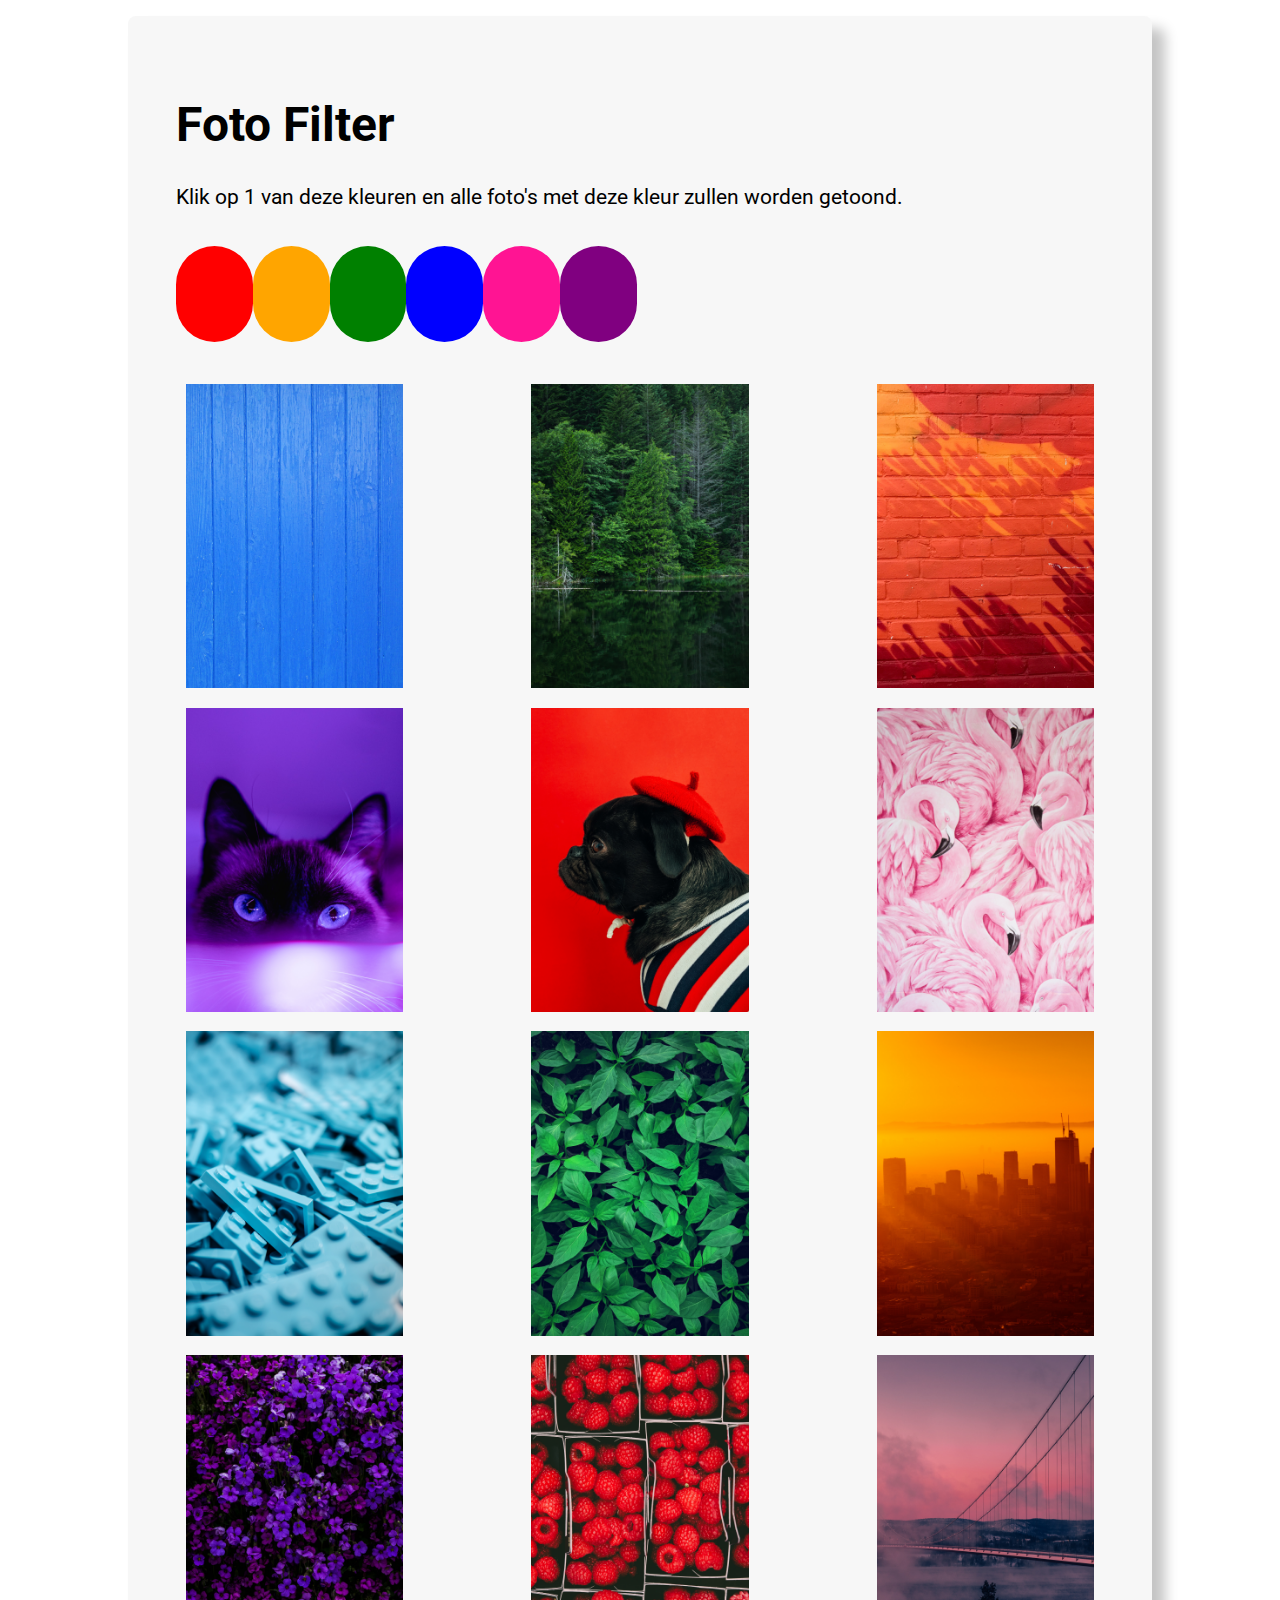
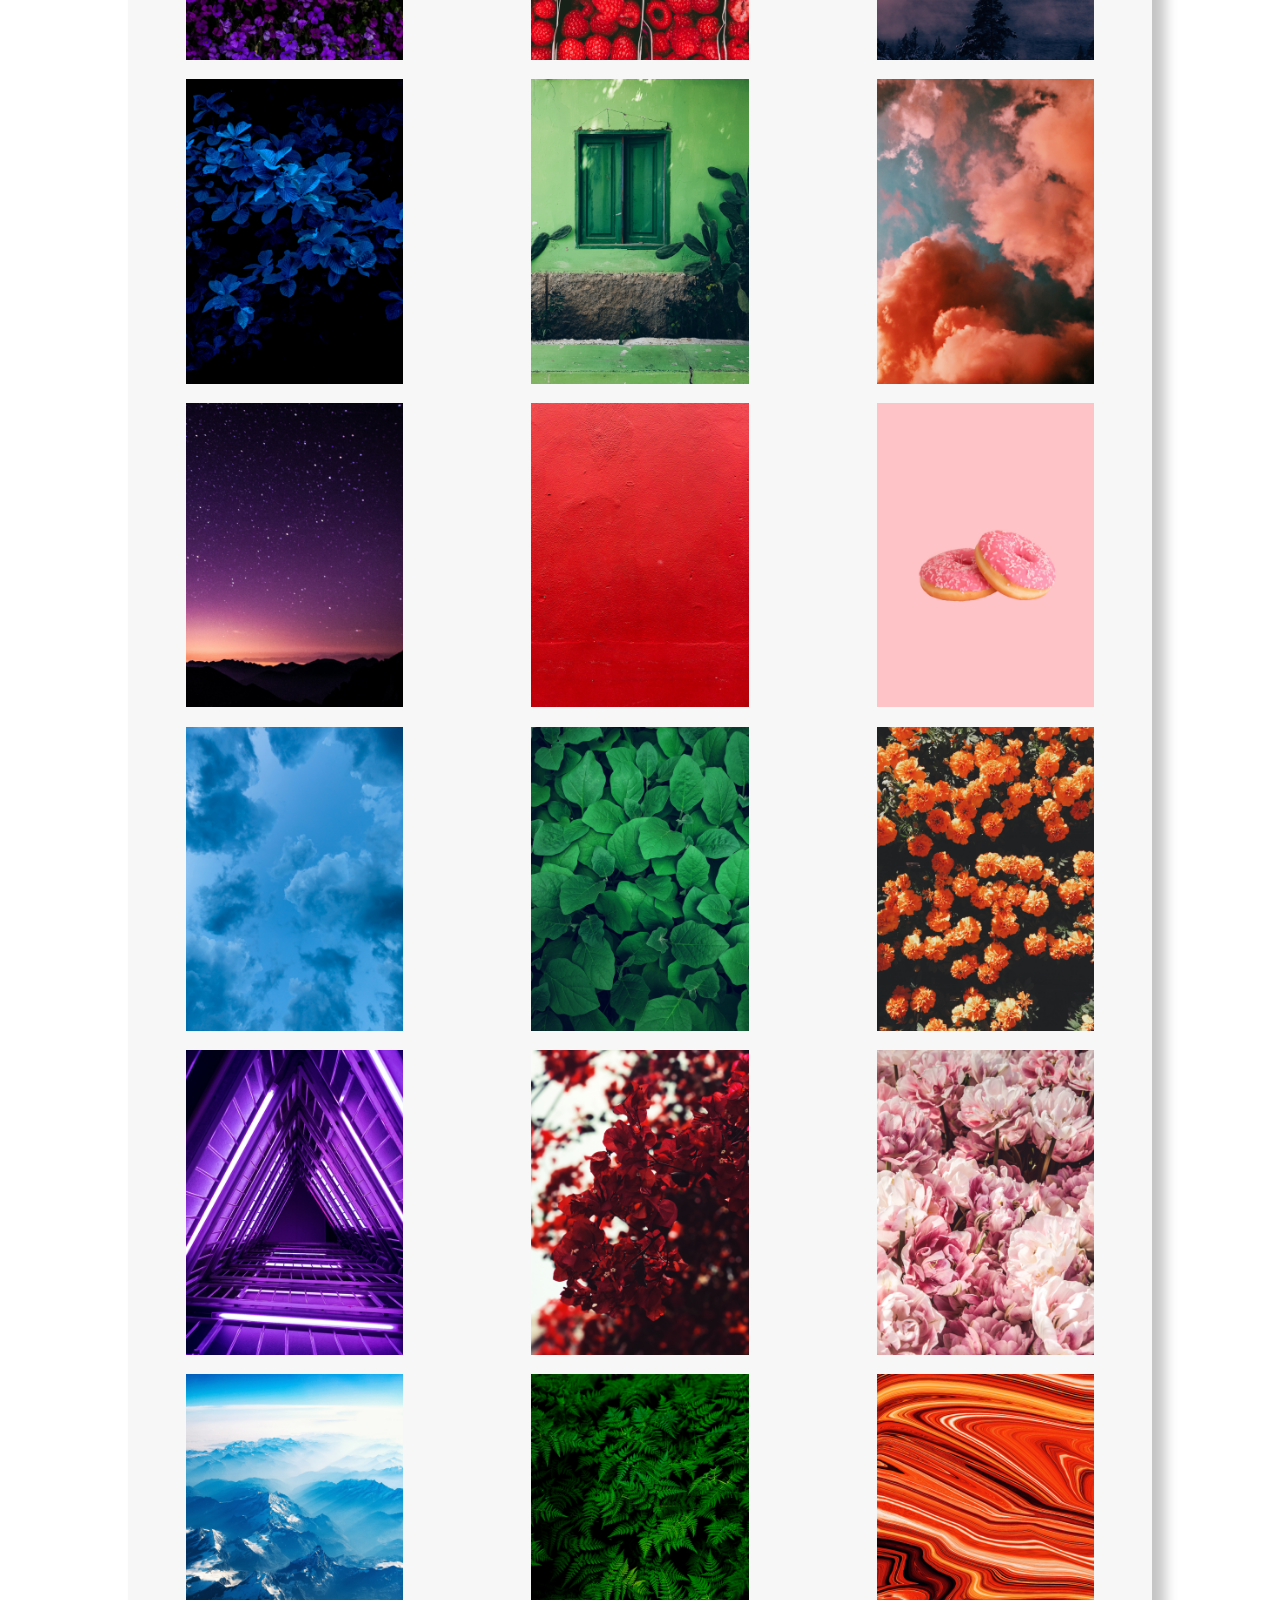
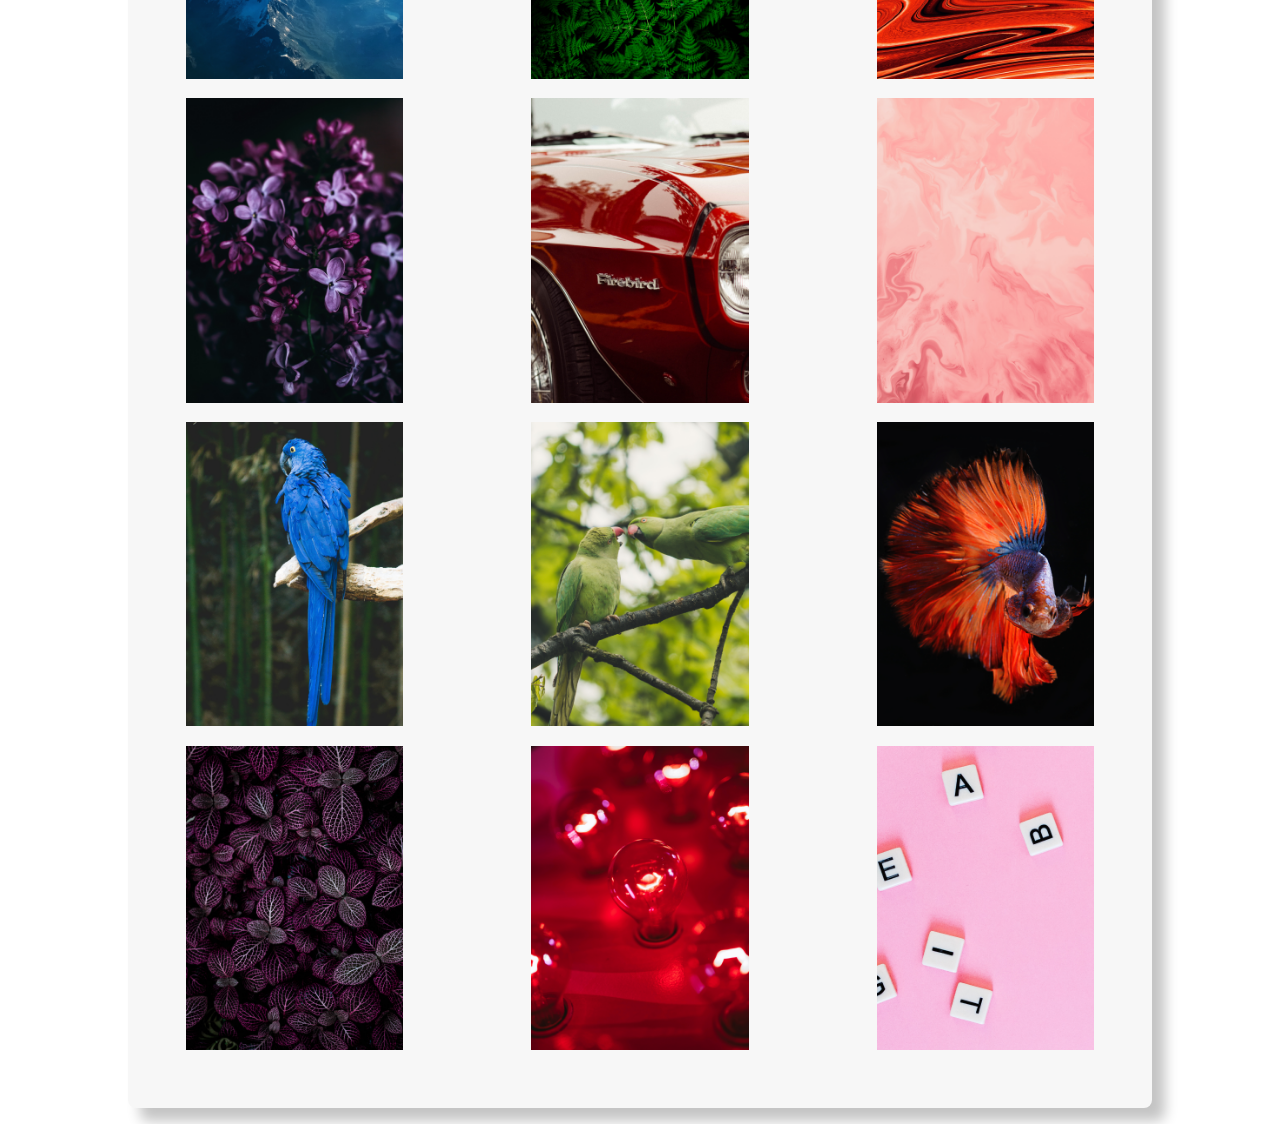
<file: opdracht1/index.html>
<!DOCTYPE html>
<html lang="nl">

<head>
    <meta charset="utf-8">
    <meta name="viewport" content="width=device-width, initial-scale=1">
    <title>Frontend voor Designers - Opdracht 1</title>
    <link rel="stylesheet" href="css/styles.css">
    <link href="https://fonts.googleapis.com/css2?family=Roboto:wght@300;900&display=swap" rel="stylesheet">
</head>

<body>
    <main>
        <h1>Foto Filter</h1>
        <p>Klik op 1 van deze kleuren en alle foto's met deze kleur zullen worden getoond.</p>

        <section>
            <button type="button" id="knoprood"></button>
            <button type="button" id="knoporanje"></button>
            <button type="button" id="knopgroen"></button>
            <button type="button" id="knopblauw"></button>
            <button type="button" id="knoproze"></button>
            <button type="button" id="knoppaars"></button>
        </section>


        <section>
            <img src="img/img_blauw/blauw_1.png" alt="" class="blauw1">
            <img src="img/img_groen/groen_1.png" alt="" class="groen1">
            <img src="img/img_oranje/oranje_1.png" alt="" class="oranje1">
            <img src="img/img_paars/paars_1.png" alt="" class="paars1">
            <img src="img/img_rood/rood_1.png" alt="" class="rood1">
            <img src="img/img_roze/roze_1.png" alt="" class="roze1">

            <img src="img/img_blauw/blauw_2.png" alt="" class="blauw2">
            <img src="img/img_groen/groen_2.png" alt="" class="groen2">
            <img src="img/img_oranje/oranje_2.png" alt="" class="oranje2">
            <img src="img/img_paars/paars_2.png" alt="" class="paars2">
            <img src="img/img_rood/rood_2.png" alt="" class="rood2">
            <img src="img/img_roze/roze_2.png" alt="" class="roze2">

            <img src="img/img_blauw/blauw_3.png" alt="" class="blauw3">
            <img src="img/img_groen/groen_3.png" alt="" class="groen3">
            <img src="img/img_oranje/oranje_3.png" alt="" class="oranje3">
            <img src="img/img_paars/paars_3.png" alt="" class="paars3">
            <img src="img/img_rood/rood_3.png" alt="" class="rood3">
            <img src="img/img_roze/roze_3.png" alt="" class="roze3">

            <img src="img/img_blauw/blauw_4.png" alt="" class="blauw4">
            <img src="img/img_groen/groen_4.png" alt="" class="groen4">
            <img src="img/img_oranje/oranje_4.png" alt="" class="oranje4">
            <img src="img/img_paars/paars_4.png" alt="" class="paars4">
            <img src="img/img_rood/rood_4.png" alt="" class="rood4">
            <img src="img/img_roze/roze_4.png" alt="" class="roze4">

            <img src="img/img_blauw/blauw_5.png" alt="" class="blauw5">
            <img src="img/img_groen/groen_5.png" alt="" class="groen5">
            <img src="img/img_oranje/oranje_5.png" alt="" class="oranje5">
            <img src="img/img_paars/paars_5.png" alt="" class="paars5">
            <img src="img/img_rood/rood_5.png" alt="" class="rood5">
            <img src="img/img_roze/roze_5.png" alt="" class="roze5">

            <img src="img/img_blauw/blauw_6.png" alt="" class="blauw6">
            <img src="img/img_groen/groen_6.png" alt="" class="groen6">
            <img src="img/img_oranje/oranje_6.png" alt="" class="oranje6">
            <img src="img/img_paars/paars_6.png" alt="" class="paars6">
            <img src="img/img_rood/rood_6.png" alt="" class="rood6">
            <img src="img/img_roze/roze_6.png" alt="" class="roze6">
        </section>

    </main>

    <script src="js/script.js" type="text/javascript"></script>
</body>

</html>
</file>
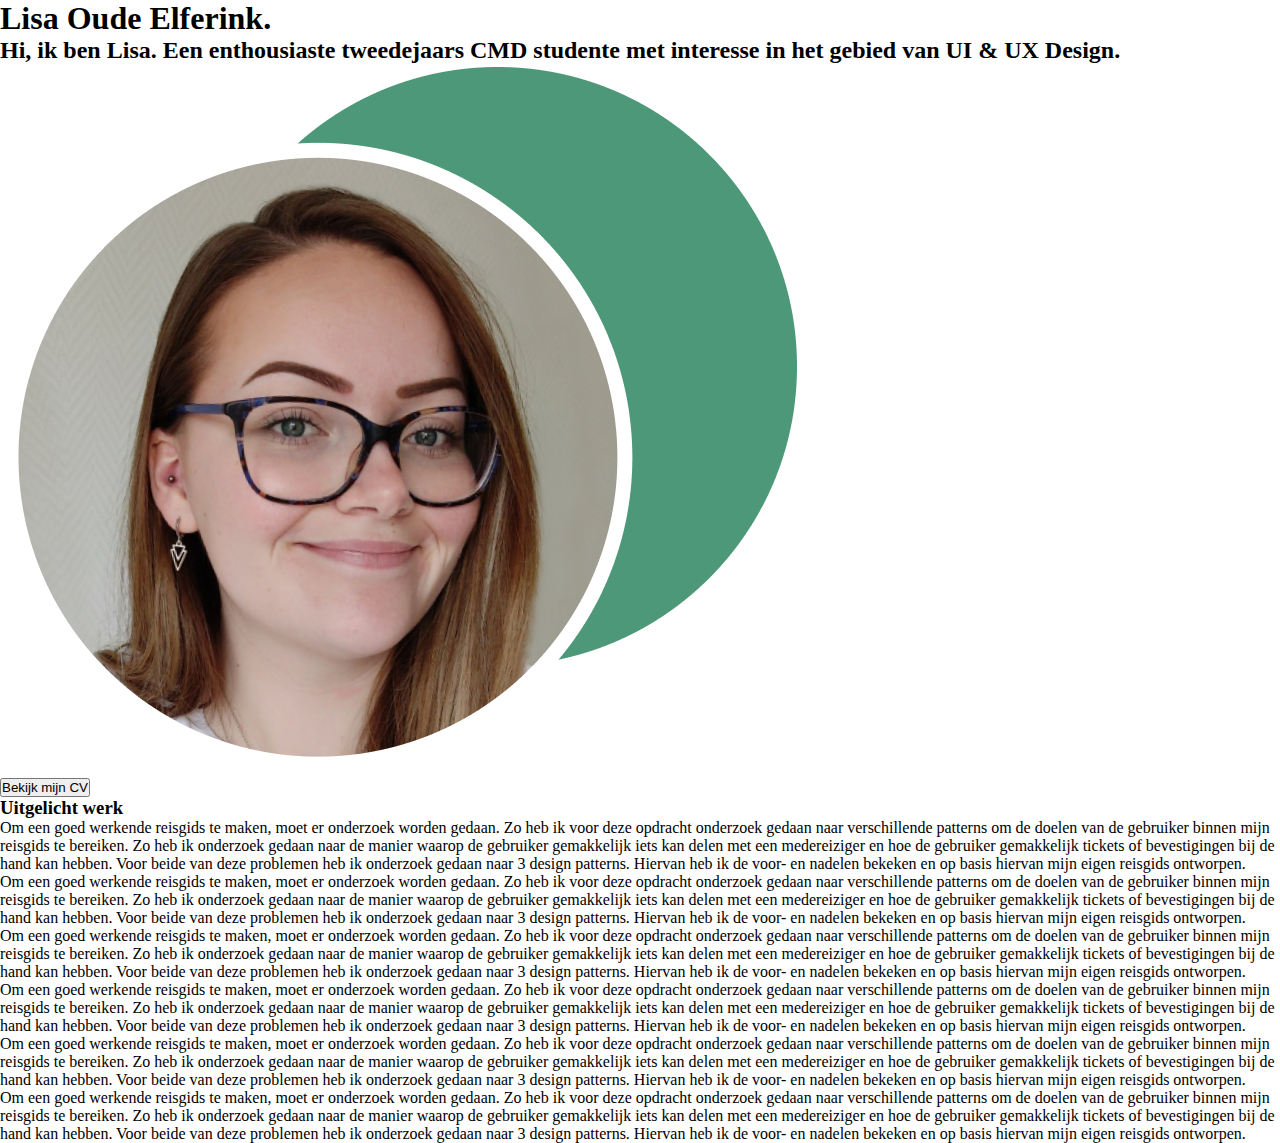
<file: opdracht2/index.html>
<!DOCTYPE html>
<html lang="nl">

<head>
    <meta charset="utf-8">
    <meta name="viewport" content="width=device-width, initial-scale=1">
    <title>Frontend voor Designers - Opdracht 1</title>
    <link rel="stylesheet" href="css/styles.css">
    <link href="https://fonts.googleapis.com/css2?family=Roboto:wght@300;500;900&display=swap" rel="stylesheet">
</head>


<body>
    <main>
        <div class="landing">

            <div class="landingL">
                <h1> Lisa Oude Elferink. </h1>
                <h2> Hi, ik ben Lisa. Een enthousiaste tweedejaars CMD studente met interesse in het gebied van <span class="green"> UI &amp; UX Design.</span></h2>
            </div>

            <div>
                <a href="mailto:hallo@lisaoude.nl"><img class="landingImg" src="images/lisa_rondjes.png" alt="Foto Lisa Oude Elferink"></a>
            </div>

            <div class="cv_button">
                <a href="documents/oudeelferink_lisa_cv.pdf" target="_blank"> <button type="button" class="button"> Bekijk mijn CV </button> </a>
            </div>

        </div>


        <h3> Uitgelicht werk </h3>

        <div class="werk">
            <section>

                <a href="#">
                    <div class="nummer_een"></div>
                </a>

                <div class="tekst">
                    <p> Om een goed werkende reisgids te maken, moet er onderzoek worden gedaan. Zo heb ik voor deze opdracht onderzoek gedaan naar verschillende patterns om de doelen van de gebruiker binnen mijn reisgids te bereiken. Zo heb ik onderzoek gedaan naar de manier waarop de gebruiker gemakkelijk iets kan delen met een medereiziger en hoe de gebruiker gemakkelijk tickets of bevestigingen bij de hand kan hebben. Voor beide van deze problemen heb ik onderzoek gedaan naar 3 design patterns. Hiervan heb ik de voor- en nadelen bekeken en op basis hiervan mijn eigen reisgids ontworpen. </p>
                </div>
            </section>


            <section>

                <a href="#">
                    <div class="nummer_twee"></div>
                </a>

                <div class="tekst">
                    <p> Om een goed werkende reisgids te maken, moet er onderzoek worden gedaan. Zo heb ik voor deze opdracht onderzoek gedaan naar verschillende patterns om de doelen van de gebruiker binnen mijn reisgids te bereiken. Zo heb ik onderzoek gedaan naar de manier waarop de gebruiker gemakkelijk iets kan delen met een medereiziger en hoe de gebruiker gemakkelijk tickets of bevestigingen bij de hand kan hebben. Voor beide van deze problemen heb ik onderzoek gedaan naar 3 design patterns. Hiervan heb ik de voor- en nadelen bekeken en op basis hiervan mijn eigen reisgids ontworpen. </p>
                </div>
            </section>

            <section>

                <a href="#">
                    <div class="nummer_drie"></div>
                </a>

                <div class="tekst">
                    <p> Om een goed werkende reisgids te maken, moet er onderzoek worden gedaan. Zo heb ik voor deze opdracht onderzoek gedaan naar verschillende patterns om de doelen van de gebruiker binnen mijn reisgids te bereiken. Zo heb ik onderzoek gedaan naar de manier waarop de gebruiker gemakkelijk iets kan delen met een medereiziger en hoe de gebruiker gemakkelijk tickets of bevestigingen bij de hand kan hebben. Voor beide van deze problemen heb ik onderzoek gedaan naar 3 design patterns. Hiervan heb ik de voor- en nadelen bekeken en op basis hiervan mijn eigen reisgids ontworpen. </p>
                </div>
            </section>


            <section>

                <a href="#">
                    <div class="nummer_vier"></div>
                </a>

                <div class="tekst">
                    <p> Om een goed werkende reisgids te maken, moet er onderzoek worden gedaan. Zo heb ik voor deze opdracht onderzoek gedaan naar verschillende patterns om de doelen van de gebruiker binnen mijn reisgids te bereiken. Zo heb ik onderzoek gedaan naar de manier waarop de gebruiker gemakkelijk iets kan delen met een medereiziger en hoe de gebruiker gemakkelijk tickets of bevestigingen bij de hand kan hebben. Voor beide van deze problemen heb ik onderzoek gedaan naar 3 design patterns. Hiervan heb ik de voor- en nadelen bekeken en op basis hiervan mijn eigen reisgids ontworpen. </p>
                </div>
            </section>

            <section>

                <a href="#">
                    <div class="nummer_vijf"></div>
                </a>

                <div class="tekst">
                    <p> Om een goed werkende reisgids te maken, moet er onderzoek worden gedaan. Zo heb ik voor deze opdracht onderzoek gedaan naar verschillende patterns om de doelen van de gebruiker binnen mijn reisgids te bereiken. Zo heb ik onderzoek gedaan naar de manier waarop de gebruiker gemakkelijk iets kan delen met een medereiziger en hoe de gebruiker gemakkelijk tickets of bevestigingen bij de hand kan hebben. Voor beide van deze problemen heb ik onderzoek gedaan naar 3 design patterns. Hiervan heb ik de voor- en nadelen bekeken en op basis hiervan mijn eigen reisgids ontworpen. </p>
                </div>
            </section>


            <section>

                <a href="#">
                    <div class="nummer_zes"></div>
                </a>

                <div class="tekst">
                    <p> Om een goed werkende reisgids te maken, moet er onderzoek worden gedaan. Zo heb ik voor deze opdracht onderzoek gedaan naar verschillende patterns om de doelen van de gebruiker binnen mijn reisgids te bereiken. Zo heb ik onderzoek gedaan naar de manier waarop de gebruiker gemakkelijk iets kan delen met een medereiziger en hoe de gebruiker gemakkelijk tickets of bevestigingen bij de hand kan hebben. Voor beide van deze problemen heb ik onderzoek gedaan naar 3 design patterns. Hiervan heb ik de voor- en nadelen bekeken en op basis hiervan mijn eigen reisgids ontworpen. </p>
                </div>
            </section>


        </div>


    </main>

    <script src="js/script.js" type="text/javascript"></script>
</body>

</html>
</file>
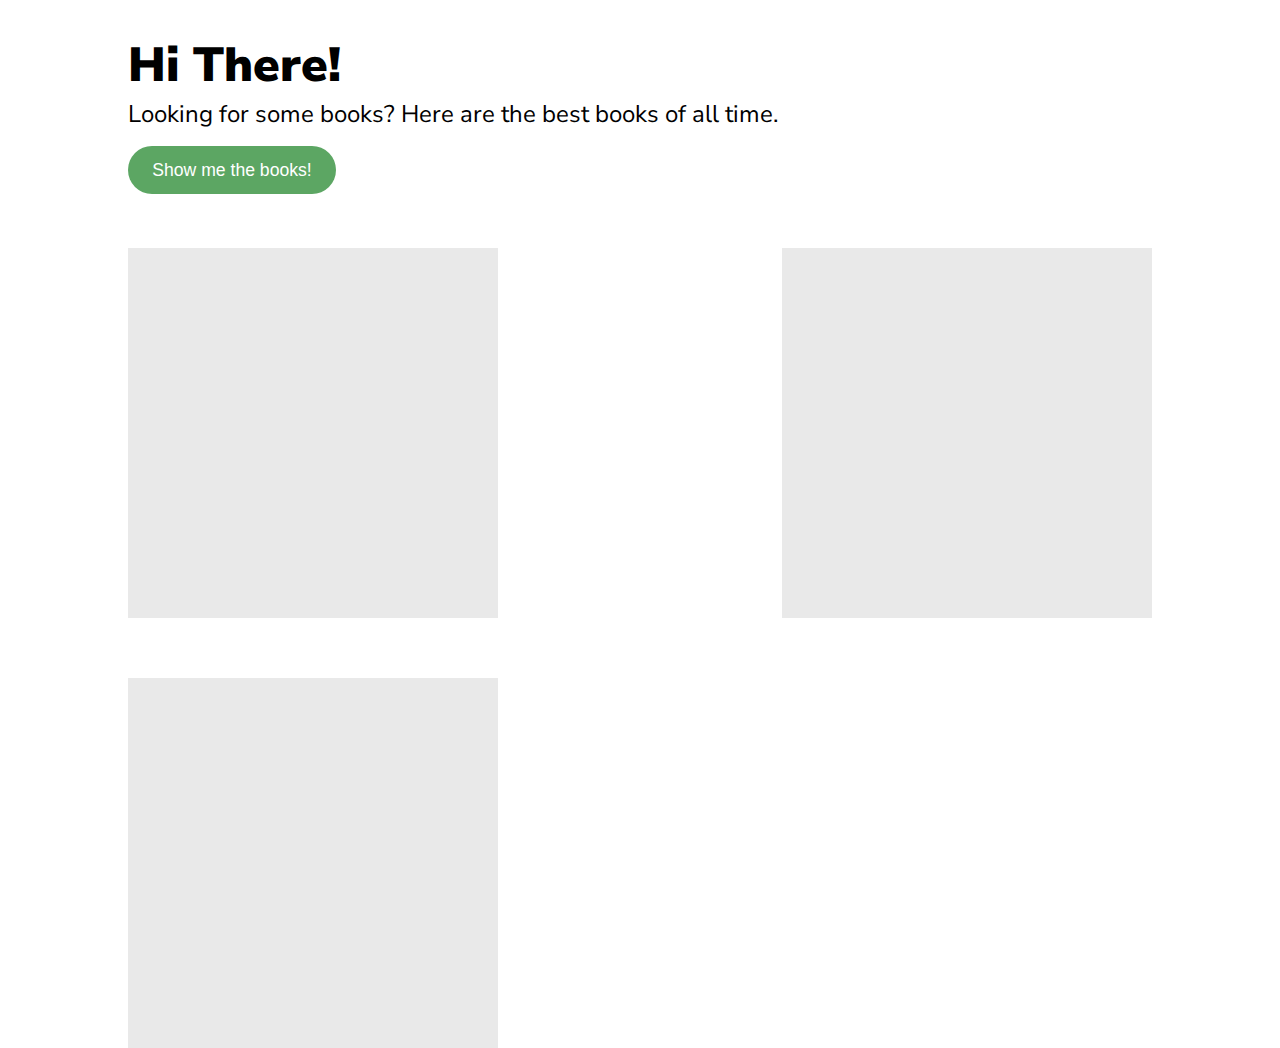
<file: opdracht3/index.html>
<!DOCTYPE html>
<html>

<head>
    <meta charset="utf-8">

    <title>TBBL - The Best Books List</title>

    <link href="https://fonts.googleapis.com/css2?family=Nunito+Sans:ital,wght@0,400;0,900;1,200&display=swap" rel="stylesheet">
    <link rel="stylesheet" href="css/styles.css">
</head>

<body>

    <header>
        <h1>Hi There!</h1>
        <h2>Looking for some books? Here are the best books of all time.</h2>
        <button type='submit' id='button'>Show me the books!</button>
    </header>

    <section>
        <div id='placeholder1'></div>
        <div id='placeholder2'></div>
        <div id='placeholder3'></div>
    </section>


    <div id='buttonContainer'>
    </div>

    <script src="js/script.js" type="text/javascript"></script>

</body>

</html>
</file>
<file: opdracht1/css/styles.css>
* {
    box-sizing: border-box;
}

html {
    background: #ffffff;
}

body {
    max-width: 80vw;
    margin: 1em auto;
    padding: 1em;
    background: #f7f7f7;
    border-radius: 0.5em;
    padding: 3em;
    box-shadow: 0.8em 0.8em 0.8em #c4c4c4;
}

h1 {
    font-family: 'Roboto', sans-serif;
    font-size: 3em;
}

p {
    font-family: 'Roboto', sans-serif;
    font-size: 1.3em;
}

section:nth-of-type(1) {
    padding-top: 1em;
    max-width: 36vw;
    display: flex;
    flex-direction: row;
    justify-content: space-between;
}

section:nth-of-type(1) img {
    max-width: 5vw;
}

section:nth-of-type(2) {
    display: flex;
    flex-wrap: wrap;
    justify-content: space-between;
    padding-top: 2em;
}

section:nth-of-type(2) img {
    max-width: 17vw;
    margin: 0.6em;
}

#knoprood,
#knoporanje,
#knopgroen,
#knopblauw,
#knoproze,
#knoppaars {
    border: none;
    color: white;
    width: 6em;
    height: 6em;
    text-decoration: none;
    display: inline-block;
    font-size: 16px;
    border-radius: 50px;
}

#knoprood {
    background-color: red;
}

#knoporanje {
    background-color: orange;
}

#knopgroen {
    background-color: green;
}

#knopblauw {
    background-color: blue;
}

#knoproze {
    background-color: deeppink;
}

#knoppaars {
    background-color: purple;
}

.verstoppen {
    display: none;
}
</file>
<file: opdracht2/css/styles.css>
* {
    margin: 0rem;
    padding: 0rem;
}

@media screen and (min-width: 1300px) and (max-width: 1500px) {

    body {
        width: 92vw;
        margin-left: 8%;
        overflow-x: hidden;
    }

    .green {
        color: #4C9879;
        font-weight: 500;
    }

    .landing {
        position: relative;
        width: 100%;
        height: 38rem;
    }

    .landingL {
        position: absolute;
        max-width: 43vw;
        height: 8rem;
        top: 12rem;
    }

    .landingImg {
        position: absolute;
        max-width: 27rem;
        height: auto;
        top: 7rem;
        right: 8%;
    }

    .cv_button {
        position: absolute;
        max-width: 5rem;
        height: auto;
    }

    .button {
        position: absolute;
        width: 13.5rem;
        height: 4rem;
        top: 22rem;
        padding: 1rem;
        background-color: #4C9879;
        color: #ffffff;
        border: none;
        border-radius: 30px;
        font-size: 1.5rem;
        font-family: 'Roboto', sans-serif;
        font-weight: 500;
    }

    h1 {
        font-family: 'Roboto', sans-serif;
        font-weight: 900;
        font-size: 3.5rem;
    }

    h2 {
        font-family: 'Roboto', sans-serif;
        font-weight: 300;
        font-size: 1.5rem;
    }

    h3 {
        font-family: 'Roboto', sans-serif;
        font-weight: 700;
        font-size: 2.5rem;
        margin-bottom: 1rem;
    }

    section {
        width: 93%;
        display: flex;
        flex-direction: row;
    }

    section a {
        text-decoration: none;
        width: 30rem;
        height: 30rem;
    }

    div a div {
        width: 25rem;
        height: 25rem;
        border-radius: 25px;
    }

    .nummer_een {
        background-image: url(../images/voyage_1.png);
        background-repeat: no-repeat;
        background-size: contain;
    }

    .nummer_twee {
        background-image: url(../images/beyond_1.png);
        background-repeat: no-repeat;
        background-size: contain;
    }

    .nummer_drie {
        background-image: url(../images/ubi_1.png);
        background-repeat: no-repeat;
        background-size: contain;
    }

    .nummer_vier {
        background-image: url(../images/beethere_1.png);
        background-repeat: no-repeat;
        background-size: contain;
    }

    .nummer_vijf {
        background-image: url(../images/npd_1.png);
        background-repeat: no-repeat;
        background-size: contain;
    }

    .nummer_zes {
        background-image: url(../images/timetrav_1.png);
        background-repeat: no-repeat;
        background-size: contain;
    }


    .nummer_een:hover {
        background-image: url(../images/voyage_2.png);
        background-repeat: no-repeat;
        background-size: contain;
        transition: 0.5s;
    }

    .nummer_twee:hover {
        background-image: url(../images/beyond_2.png);
        background-repeat: no-repeat;
        background-size: contain;
        transition: 0.5s;
    }

    .nummer_drie:hover {
        background-image: url(../images/ubi_2.png);
        background-repeat: no-repeat;
        background-size: contain;
        transition: 0.5s;
    }

    .nummer_vier:hover {
        background-image: url(../images/beethere_2.png);
        background-repeat: no-repeat;
        background-size: contain;
        transition: 0.5s;
    }

    .nummer_vijf:hover {
        background-image: url(../images/npd_2.png);
        background-repeat: no-repeat;
        background-size: contain;
        transition: 0.5s;
    }

    .nummer_zes:hover {
        background-image: url(../images/timetrav_2.png);
        background-repeat: no-repeat;
        background-size: contain;
        transition: 0.5s;
    }

    .tekst {
        width: 45rem;
        height: 25rem;
        display: flex;
        justify-content: center;
        align-items: center;
    }

    p {
        font-family: 'Roboto', sans-serif;
        font-weight: 300;
        font-size: 1.3rem;
        color: #000000;
    }
}
</file>
<file: opdracht3/css/styles.css>
* {
    margin: 0rem;
    padding: 0rem;
}

html {
    font-family: 'helvetica neue', helvetica, arial, sans-serif;
}

body {
    width: 80%;
    margin: 0 auto;
    position: relative;
}

header {
    width: 100%;
    height: 12rem;
    padding-top: 2rem;
    margin-bottom: 1.5rem;
}

h1,
h2,
h3,
h4,
h5 {
    font-family: 'Nunito Sans', sans-serif;
}

header h1 {
    font-weight: 900;
    font-size: 3rem;
}

header h2 {
    font-weight: 400;
    font-size: 1.5rem;
    margin-bottom: 1rem;
}

h1 {
    font-weight: 900;
    font-size: 1.5rem;
}

h2 {
    font-weight: 400;
    font-size: 1.3rem;
}

h3 {
    font-weight: 400;
    font-size: 1rem;
}

#button {
    width: 13rem;
    height: 3rem;
    background-color: #5CA663;
    color: #ffffff;
    border: none;
    border-radius: 25px;
    font-size: 1.1rem;
    font-weight: 300;
}

#button:hover {
    background-color: #2A6A30;
}

section {
    width: 100%;
    height: 40rem;
    display: flex;
    flex-wrap: wrap;
    justify-content: space-between;
}

section article {
    width: 20rem;
    height: 40rem;
    float: left;
    padding: 25px;
    margin-bottom: 60px;
    background-color: #E9E9E9;
}

section article img {
    width: 20rem;
    height: auto;
    margin-top: 20px;
}

section div {
    width: 20rem;
    height: 20rem;
    float: left;
    padding: 25px;
    margin-bottom: 60px;
    background-color: #E9E9E9;
}

.remove {
    position: absolute;
    top: -100rem;
}

#buttonContainer {
    position: relative;
    display: flex;
    justify-content: center;
}

#buttonMore {
    position: absolute;
    top: 147rem;
    width: 13rem;
    height: 3rem;
    background-color: #4A4A4A;
    color: #ffffff;
    border: none;
    border-radius: 25px;
    font-size: 1.1rem;
    font-weight: 300;
    margin-bottom: 3rem;
}

#buttonMore:hover {
    background-color: #000000;
}

.removeButton {
    opacity: 0;
}
</file>
